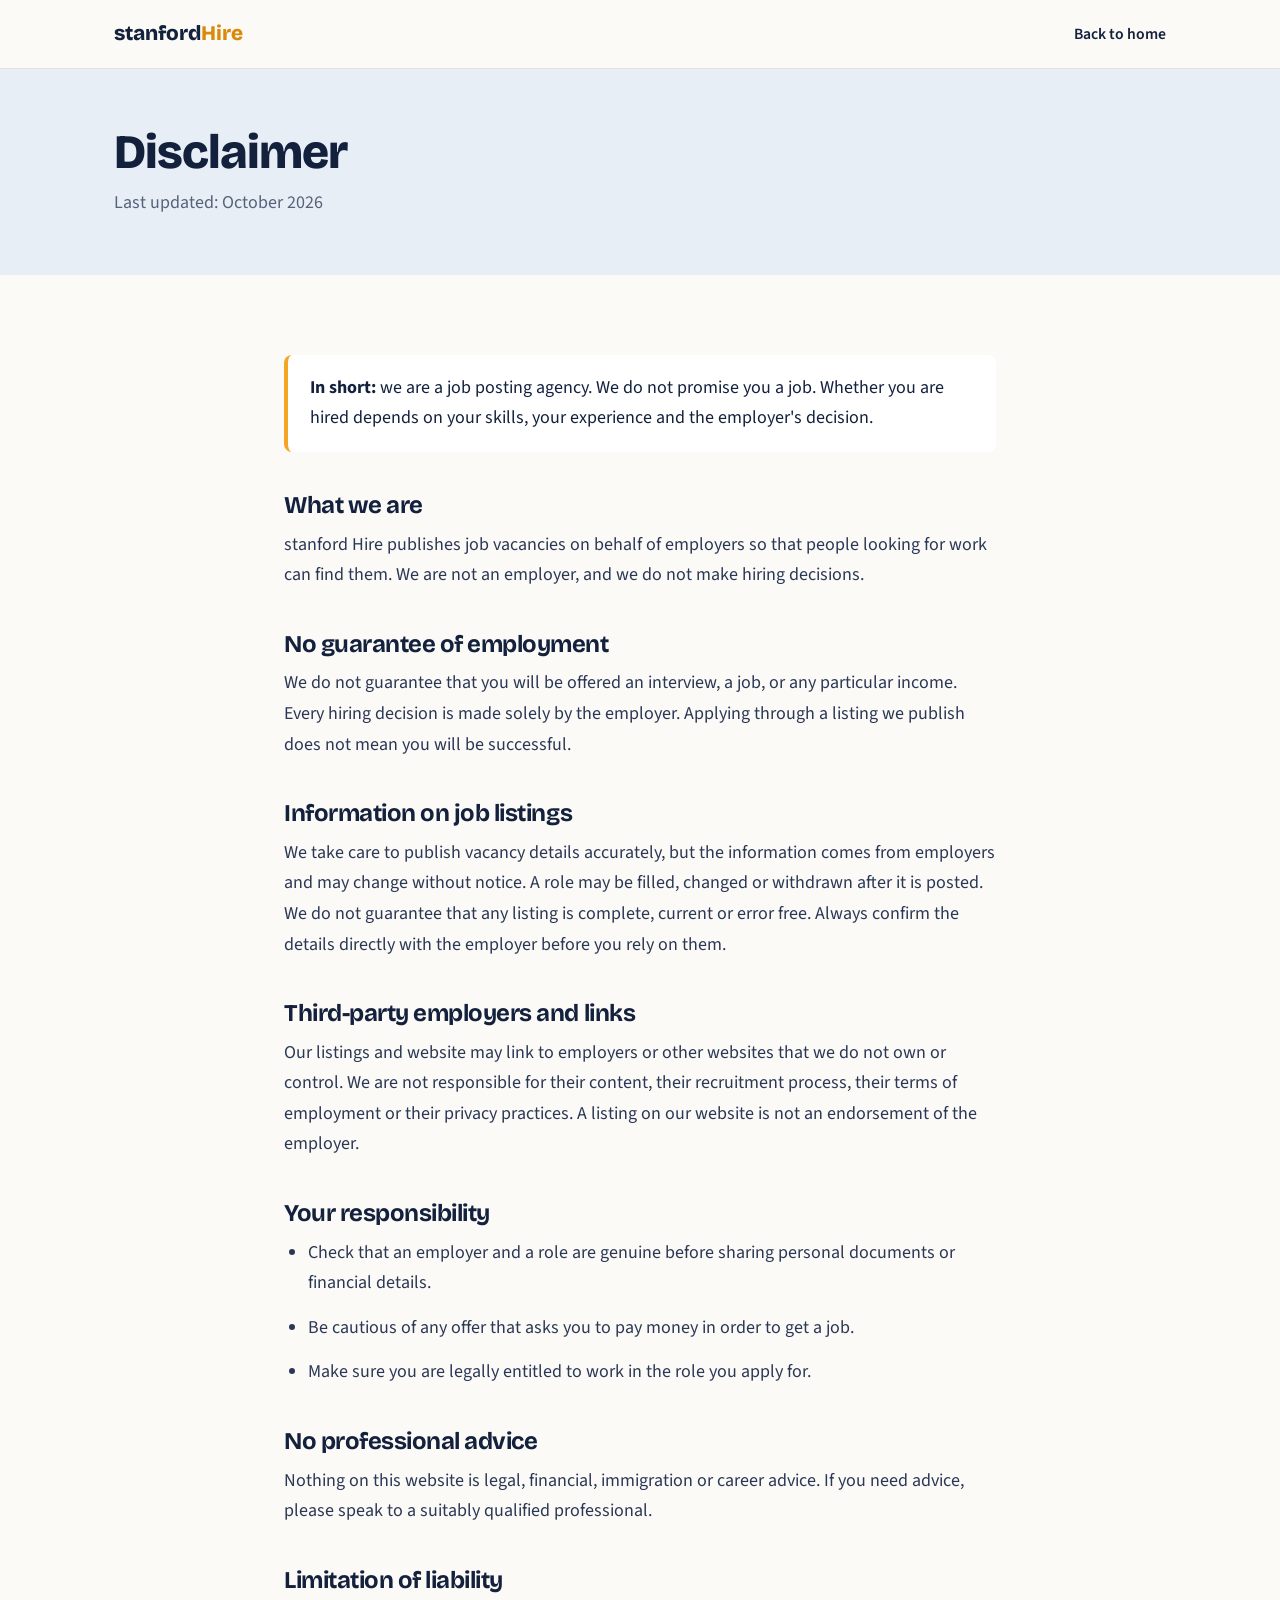
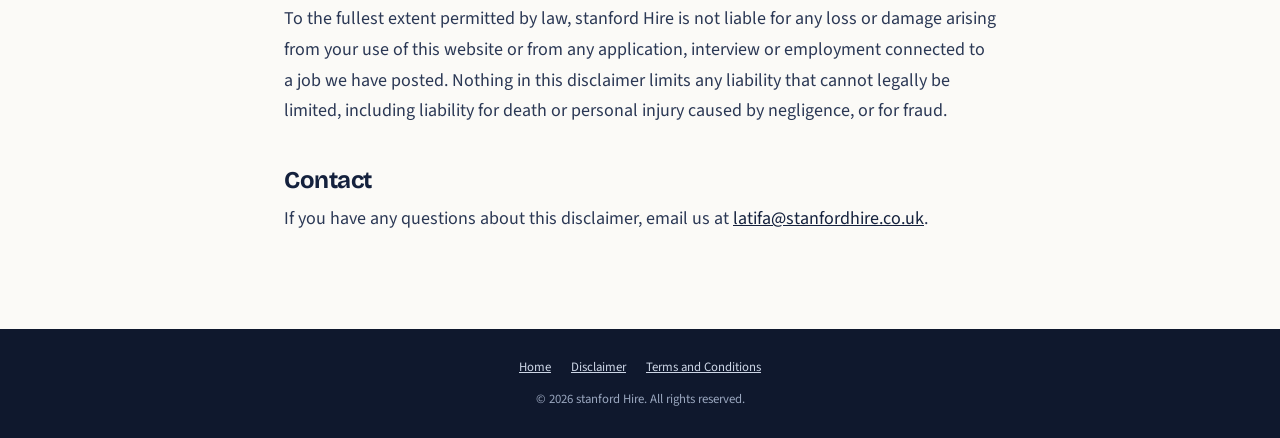
<file: disclaimer.html>
<!DOCTYPE html>
<html lang="en-GB">
<head>
<meta charset="utf-8">
<meta name="viewport" content="width=device-width, initial-scale=1">
<title>Disclaimer | stanford Hire</title>
<meta name="description" content="Important information about how stanford Hire works and what we do and do not promise.">
<link rel="preconnect" href="https://fonts.googleapis.com">
<link rel="preconnect" href="https://fonts.gstatic.com" crossorigin>
<link href="https://fonts.googleapis.com/css2?family=Bricolage+Grotesque:wght@700;800&family=Source+Sans+3:wght@400;600&display=swap" rel="stylesheet">
<link rel="stylesheet" href="legal.css">
</head>
<body>
<header><div class="wrap nav"><a class="logo" href="index.html">stanford<span>Hire</span></a><a class="back" href="index.html">Back to home</a></div></header>

<div class="hero"><div class="wrap"><h1>Disclaimer</h1><p>Last updated: October 2026</p></div></div>

<article>
<div class="note"><strong>In short:</strong> we are a job posting agency. We do not promise you a job. Whether you are hired depends on your skills, your experience and the employer's decision.</div>

<h2>What we are</h2>
<p>stanford Hire publishes job vacancies on behalf of employers so that people looking for work can find them. We are not an employer, and we do not make hiring decisions.</p>

<h2>No guarantee of employment</h2>
<p>We do not guarantee that you will be offered an interview, a job, or any particular income. Every hiring decision is made solely by the employer. Applying through a listing we publish does not mean you will be successful.</p>

<h2>Information on job listings</h2>
<p>We take care to publish vacancy details accurately, but the information comes from employers and may change without notice. A role may be filled, changed or withdrawn after it is posted. We do not guarantee that any listing is complete, current or error free. Always confirm the details directly with the employer before you rely on them.</p>

<h2>Third-party employers and links</h2>
<p>Our listings and website may link to employers or other websites that we do not own or control. We are not responsible for their content, their recruitment process, their terms of employment or their privacy practices. A listing on our website is not an endorsement of the employer.</p>

<h2>Your responsibility</h2>
<ul>
<li>Check that an employer and a role are genuine before sharing personal documents or financial details.</li>
<li>Be cautious of any offer that asks you to pay money in order to get a job.</li>
<li>Make sure you are legally entitled to work in the role you apply for.</li>
</ul>

<h2>No professional advice</h2>
<p>Nothing on this website is legal, financial, immigration or career advice. If you need advice, please speak to a suitably qualified professional.</p>

<h2>Limitation of liability</h2>
<p>To the fullest extent permitted by law, stanford Hire is not liable for any loss or damage arising from your use of this website or from any application, interview or employment connected to a job we have posted. Nothing in this disclaimer limits any liability that cannot legally be limited, including liability for death or personal injury caused by negligence, or for fraud.</p>

<h2>Contact</h2>
<p>If you have any questions about this disclaimer, email us at <a href="mailto:info@stanfordhire.co.uk">latifa@stanfordhire.co.uk</a>.</p>
</article>

<footer><div class="wrap"><a href="index.html">Home</a><a href="disclaimer.html">Disclaimer</a><a href="terms.html">Terms and Conditions</a><p style="margin-top:10px">&copy; <span id="y">2026</span> stanford Hire. All rights reserved.</p></div></footer>
<script>document.getElementById("y").textContent=new Date().getFullYear()</script>
</body>
</html>
</file>
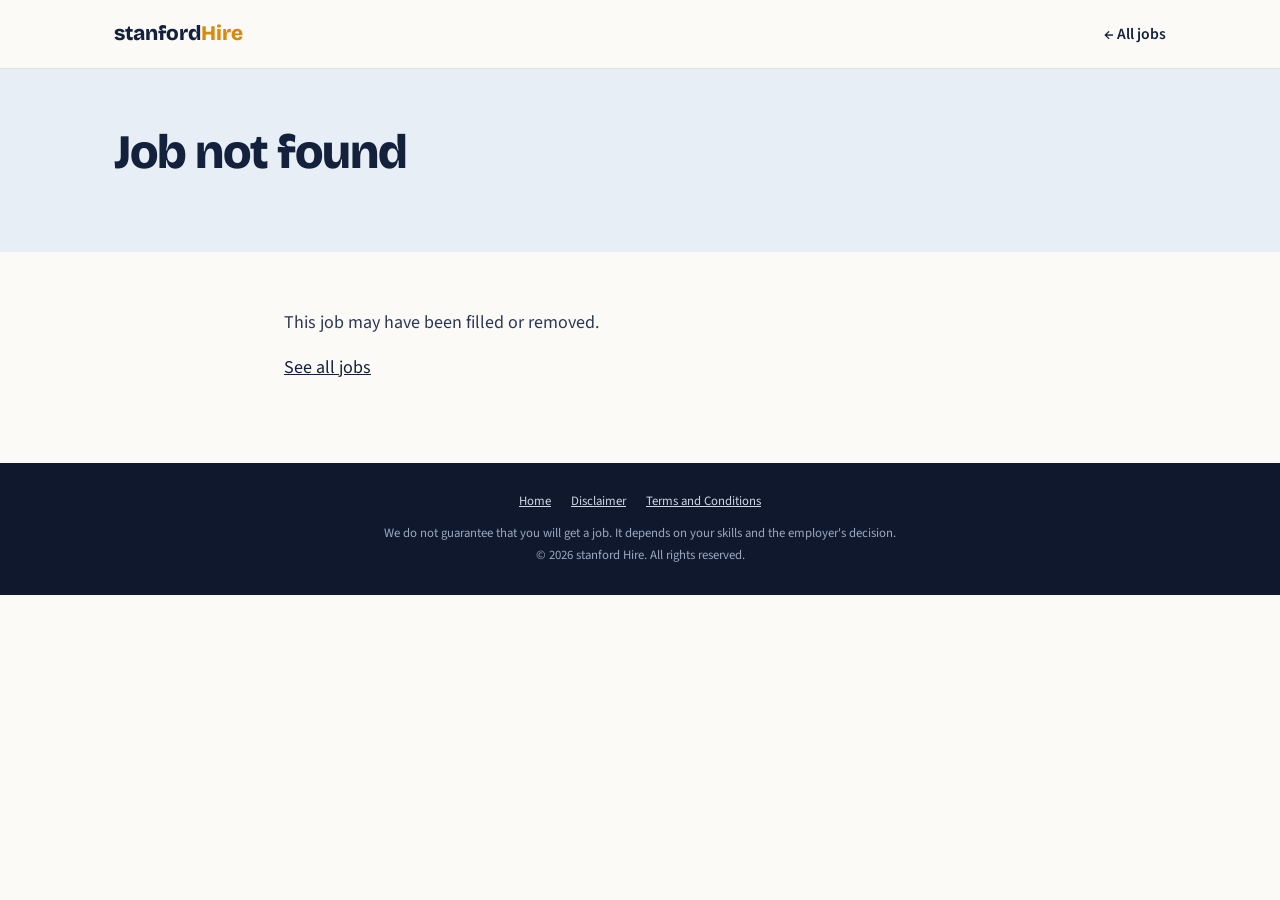
<file: job.html>
<!DOCTYPE html>
<html lang="en-GB">
<head>
<meta charset="utf-8">
<meta name="viewport" content="width=device-width, initial-scale=1">
<title>Job | Stanford Hire</title>
<link rel="preconnect" href="https://fonts.googleapis.com">
<link rel="preconnect" href="https://fonts.gstatic.com" crossorigin>
<link href="https://fonts.googleapis.com/css2?family=Bricolage+Grotesque:wght@700;800&family=Source+Sans+3:wght@400;600&display=swap" rel="stylesheet">
<link rel="stylesheet" href="legal.css">
<style>
.hero .company{color:var(--muted);font-size:1.15rem;margin-bottom:16px}
.chips{display:flex;flex-wrap:wrap;gap:10px}
.chip{background:#fff;border-radius:999px;padding:6px 16px;font-size:.95rem;font-weight:600}
.chip.visa{background:var(--signal)}
.btn{display:inline-block;background:var(--signal);color:var(--ink);padding:14px 28px;border-radius:999px;font-weight:600;text-decoration:none;transition:background .2s,transform .2s}
.btn:hover{background:var(--signal-dark);transform:translateY(-2px)}
.apply{background:var(--mist);border-radius:18px;padding:28px;margin-top:40px}
.apply p{font-size:.95rem;color:var(--muted);margin:14px 0 0}
</style>
</head>
<body>
<header><div class="wrap nav"><a class="logo" href="index.html">stanford<span>Hire</span></a><a class="back" href="index.html#jobs">&larr; All jobs</a></div></header>

<div class="hero"><div class="wrap">
  <h1 id="title">Loading...</h1>
  <p class="company" id="company"></p>
  <div class="chips" id="chips"></div>
</div></div>

<article id="body"></article>

<footer><div class="wrap"><a href="index.html">Home</a><a href="disclaimer.html">Disclaimer</a><a href="terms.html">Terms and Conditions</a><p style="margin-top:10px">We do not guarantee that you will get a job. It depends on your skills and the employer's decision.</p><p>&copy; <span id="y">2026</span> stanford Hire. All rights reserved.</p></div></footer>

<script src="jobs.js"></script>
<script>
document.getElementById("y").textContent = new Date().getFullYear();
const id = new URLSearchParams(location.search).get("id");
const job = JOBS.find(j => j.id === id);
const body = document.getElementById("body");

function el(tag, text, parent){ const e = document.createElement(tag); if(text) e.textContent = text; parent.appendChild(e); return e; }

if (!job) {
  document.getElementById("title").textContent = "Job not found";
  el("p", "This job may have been filled or removed.", body);
  const a = el("a", "See all jobs", body); a.href = "index.html#jobs";
} else {
  document.title = job.title + " at " + job.company + " | stanford Hire";
  document.getElementById("title").textContent = job.title;
  document.getElementById("company").textContent = job.company;
  const chips = document.getElementById("chips");
  [job.location, job.type, job.salary, job.visa, "Posted " + job.posted].filter(Boolean).forEach(t => { const c = el("span", t, chips); c.className = "chip" + (t === job.visa ? " visa" : ""); });

  el("h2", "About the role", body);
  job.description.forEach(p => el("p", p, body));
  el("h2", "What you need", body);
  const ul = el("ul", "", body);
  job.requirements.forEach(r => el("li", r, ul));

  (job.sections || []).forEach(s => {
    el("h2", s.heading, body);
    (s.paragraphs || []).forEach(p => el("p", p, body));
    if (s.bullets) { const u = el("ul", "", body); s.bullets.forEach(b => el("li", b, u)); }
  });

  const box = el("div", "", body); box.className = "apply";
  el("h2", "Interested in this job?", box).style.marginTop = "0";
  const a = el("a", "Apply now", box);
  a.className = "btn"; a.href = job.applyUrl; a.target = "_blank"; a.rel = "noopener noreferrer";
  el("p", "You will leave stanford Hire and apply directly with the employer. We only post the job and do not make hiring decisions.", box);
}
</script>
</body>
</html>
</file>
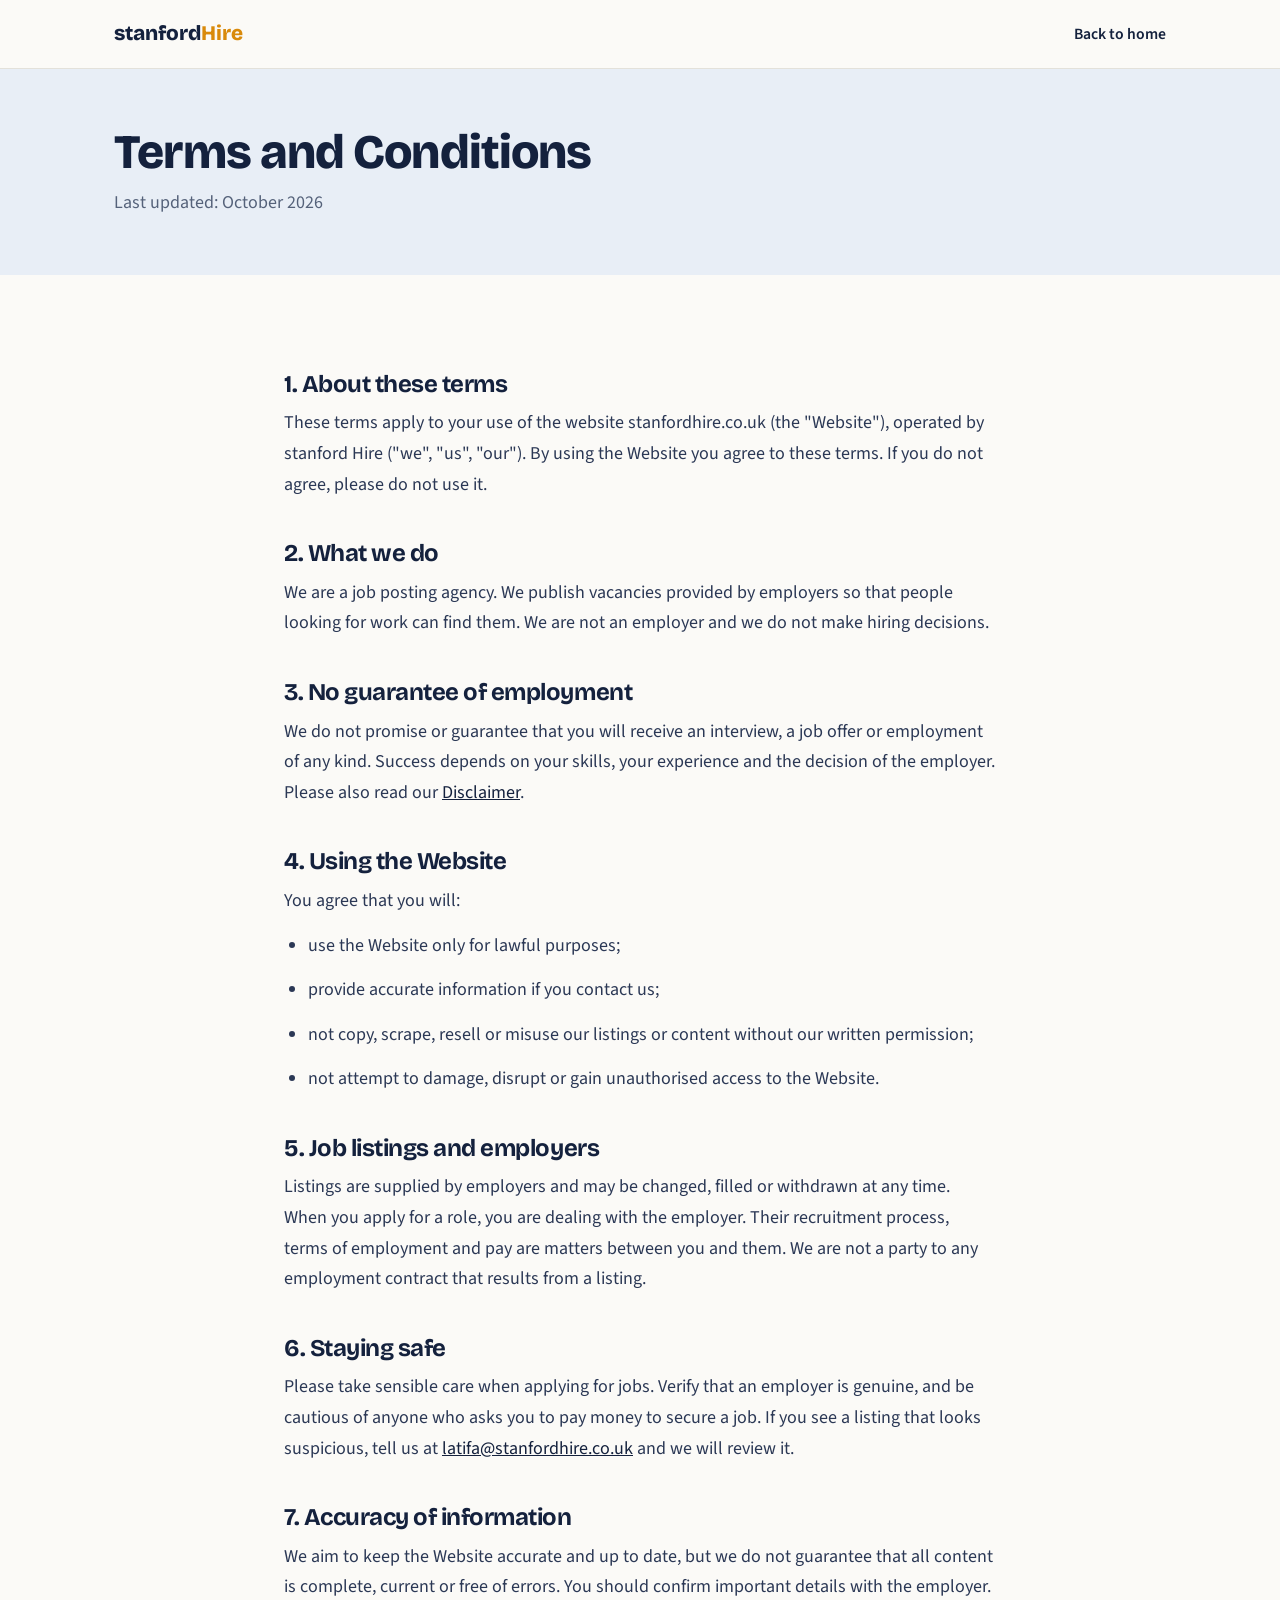
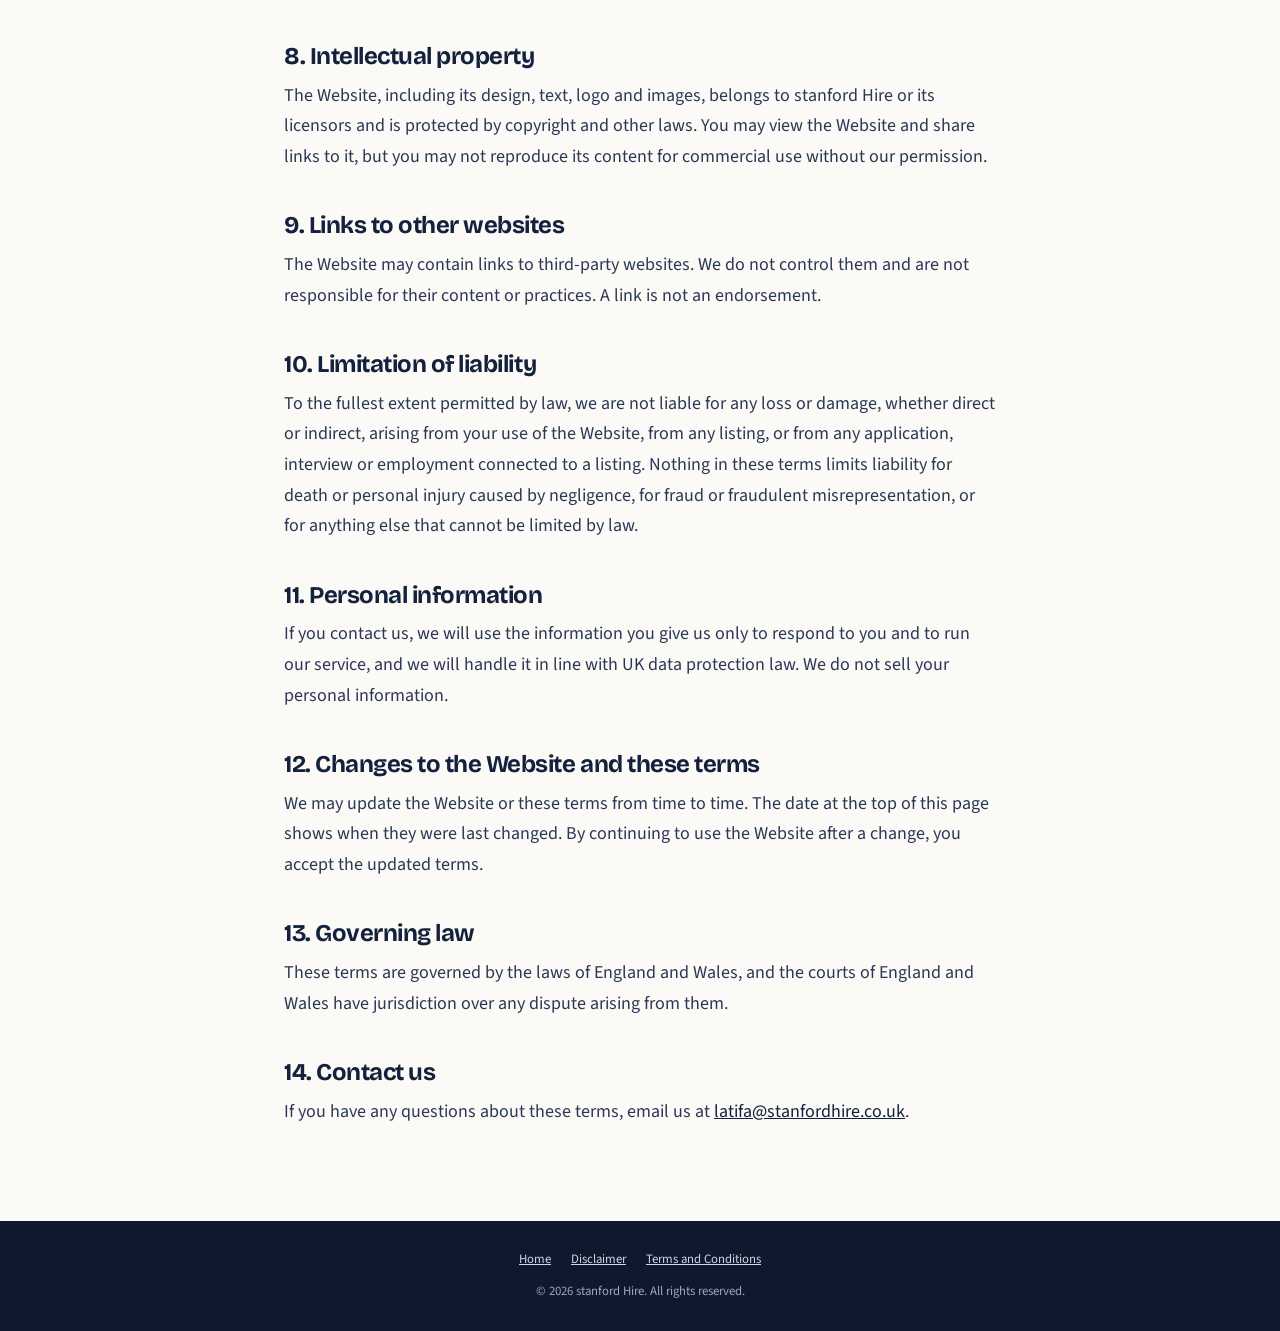
<file: terms.html>
<!DOCTYPE html>
<html lang="en-GB">
<head>
<meta charset="utf-8">
<meta name="viewport" content="width=device-width, initial-scale=1">
<title>Terms and Conditions | stanford Hire</title>
<meta name="description" content="The terms for using the stanford Hire website and job listings.">
<link rel="preconnect" href="https://fonts.googleapis.com">
<link rel="preconnect" href="https://fonts.gstatic.com" crossorigin>
<link href="https://fonts.googleapis.com/css2?family=Bricolage+Grotesque:wght@700;800&family=Source+Sans+3:wght@400;600&display=swap" rel="stylesheet">
<link rel="stylesheet" href="legal.css">
</head>
<body>
<header><div class="wrap nav"><a class="logo" href="index.html">stanford<span>Hire</span></a><a class="back" href="index.html">Back to home</a></div></header>

<div class="hero"><div class="wrap"><h1>Terms and Conditions</h1><p>Last updated: October 2026</p></div></div>

<article>
<h2>1. About these terms</h2>
<p>These terms apply to your use of the website stanfordhire.co.uk (the "Website"), operated by stanford Hire ("we", "us", "our"). By using the Website you agree to these terms. If you do not agree, please do not use it.</p>

<h2>2. What we do</h2>
<p>We are a job posting agency. We publish vacancies provided by employers so that people looking for work can find them. We are not an employer and we do not make hiring decisions.</p>

<h2>3. No guarantee of employment</h2>
<p>We do not promise or guarantee that you will receive an interview, a job offer or employment of any kind. Success depends on your skills, your experience and the decision of the employer. Please also read our <a href="disclaimer.html">Disclaimer</a>.</p>

<h2>4. Using the Website</h2>
<p>You agree that you will:</p>
<ul>
<li>use the Website only for lawful purposes;</li>
<li>provide accurate information if you contact us;</li>
<li>not copy, scrape, resell or misuse our listings or content without our written permission;</li>
<li>not attempt to damage, disrupt or gain unauthorised access to the Website.</li>
</ul>

<h2>5. Job listings and employers</h2>
<p>Listings are supplied by employers and may be changed, filled or withdrawn at any time. When you apply for a role, you are dealing with the employer. Their recruitment process, terms of employment and pay are matters between you and them. We are not a party to any employment contract that results from a listing.</p>

<h2>6. Staying safe</h2>
<p>Please take sensible care when applying for jobs. Verify that an employer is genuine, and be cautious of anyone who asks you to pay money to secure a job. If you see a listing that looks suspicious, tell us at <a href="mailto:latifa@stanfordhire.co.uk">latifa@stanfordhire.co.uk</a> and we will review it.</p>

<h2>7. Accuracy of information</h2>
<p>We aim to keep the Website accurate and up to date, but we do not guarantee that all content is complete, current or free of errors. You should confirm important details with the employer.</p>

<h2>8. Intellectual property</h2>
<p>The Website, including its design, text, logo and images, belongs to stanford Hire or its licensors and is protected by copyright and other laws. You may view the Website and share links to it, but you may not reproduce its content for commercial use without our permission.</p>

<h2>9. Links to other websites</h2>
<p>The Website may contain links to third-party websites. We do not control them and are not responsible for their content or practices. A link is not an endorsement.</p>

<h2>10. Limitation of liability</h2>
<p>To the fullest extent permitted by law, we are not liable for any loss or damage, whether direct or indirect, arising from your use of the Website, from any listing, or from any application, interview or employment connected to a listing. Nothing in these terms limits liability for death or personal injury caused by negligence, for fraud or fraudulent misrepresentation, or for anything else that cannot be limited by law.</p>

<h2>11. Personal information</h2>
<p>If you contact us, we will use the information you give us only to respond to you and to run our service, and we will handle it in line with UK data protection law. We do not sell your personal information.</p>

<h2>12. Changes to the Website and these terms</h2>
<p>We may update the Website or these terms from time to time. The date at the top of this page shows when they were last changed. By continuing to use the Website after a change, you accept the updated terms.</p>

<h2>13. Governing law</h2>
<p>These terms are governed by the laws of England and Wales, and the courts of England and Wales have jurisdiction over any dispute arising from them.</p>

<h2>14. Contact us</h2>
<p>If you have any questions about these terms, email us at <a href="mailto:latifa@stanfordhire.co.uk">latifa@stanfordhire.co.uk</a>.</p>
</article>

<footer><div class="wrap"><a href="index.html">Home</a><a href="disclaimer.html">Disclaimer</a><a href="terms.html">Terms and Conditions</a><p style="margin-top:10px">&copy; <span id="y">2026</span> stanford Hire. All rights reserved.</p></div></footer>
<script>document.getElementById("y").textContent=new Date().getFullYear()</script>
</body>
</html>
</file>
<file: legal.css>
:root{--ink:#14213d;--paper:#fbfaf7;--mist:#e8eef6;--signal:#f5a524;--signal-dark:#d98a0b;--muted:#55627a}
*{box-sizing:border-box;margin:0;padding:0}
body{font-family:"Source Sans 3",system-ui,sans-serif;color:var(--ink);background:var(--paper);line-height:1.7;font-size:18px}
h1,h2{font-family:"Bricolage Grotesque",system-ui,sans-serif;line-height:1.15;letter-spacing:-.02em}
a{color:var(--ink)}
:focus-visible{outline:3px solid var(--signal);outline-offset:3px}
.wrap{max-width:1100px;margin:0 auto;padding:0 24px}
header{background:var(--paper);border-bottom:1px solid #e3e1da}
.nav{display:flex;justify-content:space-between;align-items:center;height:68px}
.logo{font-family:"Bricolage Grotesque",sans-serif;font-weight:800;font-size:1.3rem;text-decoration:none}
.logo span{color:var(--signal-dark)}
.back{font-weight:600;text-decoration:none;font-size:.98rem}
.back:hover{color:var(--signal-dark)}
.hero{background:var(--mist);padding:56px 0}
.hero h1{font-size:clamp(2rem,5vw,3rem);font-weight:800;margin-bottom:8px}
.hero p{color:var(--muted)}
article{max-width:760px;margin:0 auto;padding:56px 24px 80px}
article h2{font-size:1.5rem;margin:40px 0 10px}
article p,article li{color:#2b3855;margin-bottom:14px}
article ul{padding-left:24px;margin-bottom:14px}
.note{background:#fff;border-left:4px solid var(--signal);padding:18px 22px;border-radius:8px;margin:24px 0}
footer{background:#0f182d;color:#9aa7bf;padding:28px 0;font-size:.8rem;text-align:center}
footer a{color:#cdd6e6;margin:0 10px}
</file>
